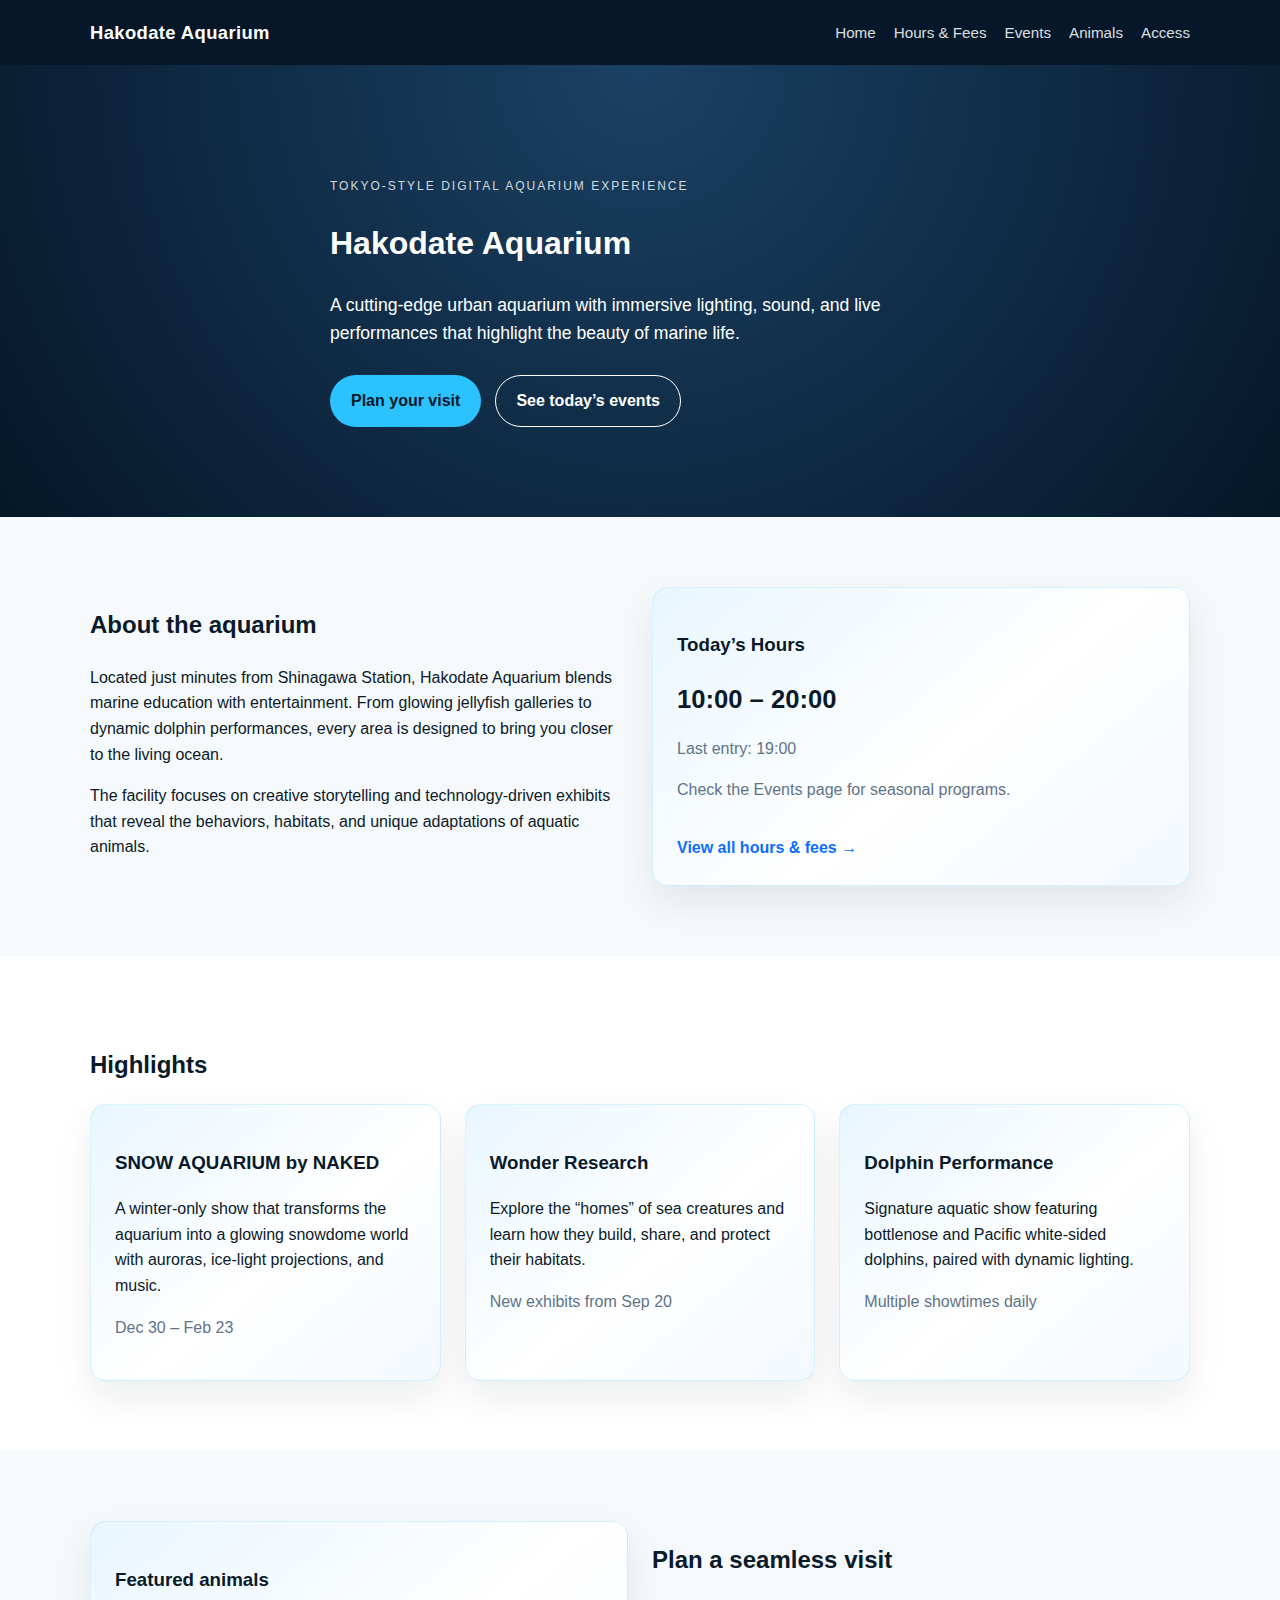
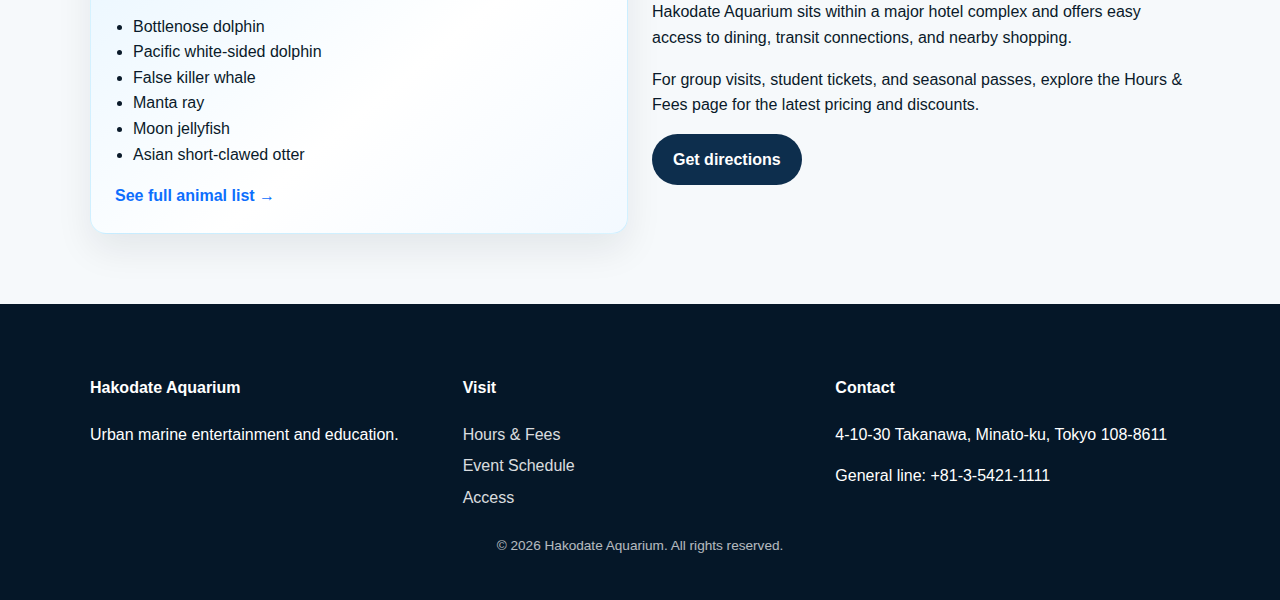
<file: index.html>
<!DOCTYPE html>
<html lang="en">

    <head>
        <meta charset="UTF-8" />
        <meta name="viewport" content="width=device-width, initial-scale=1.0" />
        <title>Hakodate Aquarium | Urban Marine Experience</title>
        <link rel="stylesheet" href="assets/styles.css" />
    </head>

    <body>
        <header class="site-header">
            <div class="container header-inner">
                <a class="logo" href="index.html">Hakodate Aquarium</a>
                <nav class="nav">
                    <a href="index.html">Home</a>
                    <a href="hours.html">Hours & Fees</a>
                    <a href="events.html">Events</a>
                    <a href="animals.html">Animals</a>
                    <a href="access.html">Access</a>
                </nav>
            </div>
        </header>

        <main>
            <section class="hero">
                <div class="container hero-content">
                    <p class="eyebrow">Tokyo-style digital aquarium experience</p>
                    <h1>Hakodate Aquarium</h1>
                    <p class="lead">
                        A cutting-edge urban aquarium with immersive lighting, sound, and live
                        performances that highlight the beauty of marine life.
                    </p>
                    <div class="hero-actions">
                        <a class="btn primary" href="hours.html">Plan your visit</a>
                        <a class="btn ghost" href="events.html">See today’s events</a>
                    </div>
                </div>
            </section>

            <section class="section">
                <div class="container grid two">
                    <div>
                        <h2>About the aquarium</h2>
                        <p>
                            Located just minutes from Shinagawa Station, Hakodate Aquarium blends
                            marine education with entertainment. From glowing jellyfish galleries
                            to dynamic dolphin performances, every area is designed to bring you
                            closer to the living ocean.
                        </p>
                        <p>
                            The facility focuses on creative storytelling and technology-driven
                            exhibits that reveal the behaviors, habitats, and unique adaptations
                            of aquatic animals.
                        </p>
                    </div>
                    <div class="card">
                        <h3>Today’s Hours</h3>
                        <p class="big">10:00 – 20:00</p>
                        <p class="muted">Last entry: 19:00</p>
                        <p class="muted">Check the Events page for seasonal programs.</p>
                        <a class="text-link" href="hours.html">View all hours & fees →</a>
                    </div>
                </div>
            </section>

            <section class="section alt">
                <div class="container">
                    <h2>Highlights</h2>
                    <div class="grid three">
                        <article class="card">
                            <h3>SNOW AQUARIUM by NAKED</h3>
                            <p>
                                A winter-only show that transforms the aquarium into a glowing
                                snowdome world with auroras, ice-light projections, and music.
                            </p>
                            <p class="muted">Dec 30 – Feb 23</p>
                        </article>
                        <article class="card">
                            <h3>Wonder Research</h3>
                            <p>
                                Explore the “homes” of sea creatures and learn how they build,
                                share, and protect their habitats.
                            </p>
                            <p class="muted">New exhibits from Sep 20</p>
                        </article>
                        <article class="card">
                            <h3>Dolphin Performance</h3>
                            <p>
                                Signature aquatic show featuring bottlenose and Pacific
                                white-sided dolphins, paired with dynamic lighting.
                            </p>
                            <p class="muted">Multiple showtimes daily</p>
                        </article>
                    </div>
                </div>
            </section>

            <section class="section">
                <div class="container grid two">
                    <div class="card">
                        <h3>Featured animals</h3>
                        <ul class="list">
                            <li>Bottlenose dolphin</li>
                            <li>Pacific white-sided dolphin</li>
                            <li>False killer whale</li>
                            <li>Manta ray</li>
                            <li>Moon jellyfish</li>
                            <li>Asian short-clawed otter</li>
                        </ul>
                        <a class="text-link" href="animals.html">See full animal list →</a>
                    </div>
                    <div>
                        <h2>Plan a seamless visit</h2>
                        <p>
                            Hakodate Aquarium sits within a major hotel complex and offers easy
                            access to dining, transit connections, and nearby shopping.
                        </p>
                        <p>
                            For group visits, student tickets, and seasonal passes, explore the
                            Hours & Fees page for the latest pricing and discounts.
                        </p>
                        <a class="btn secondary" href="access.html">Get directions</a>
                    </div>
                </div>
            </section>
        </main>

        <footer class="site-footer">
            <div class="container footer-grid">
                <div>
                    <h4>Hakodate Aquarium</h4>
                    <p>Urban marine entertainment and education.</p>
                </div>
                <div>
                    <h4>Visit</h4>
                    <a href="hours.html">Hours & Fees</a>
                    <a href="events.html">Event Schedule</a>
                    <a href="access.html">Access</a>
                </div>
                <div>
                    <h4>Contact</h4>
                    <p>4-10-30 Takanawa, Minato-ku, Tokyo 108-8611</p>
                    <p>General line: +81-3-5421-1111</p>
                </div>
            </div>
            <p class="copyright">© 2026 Hakodate Aquarium. All rights reserved.</p>
        </footer>
    </body>

</html>
</file>
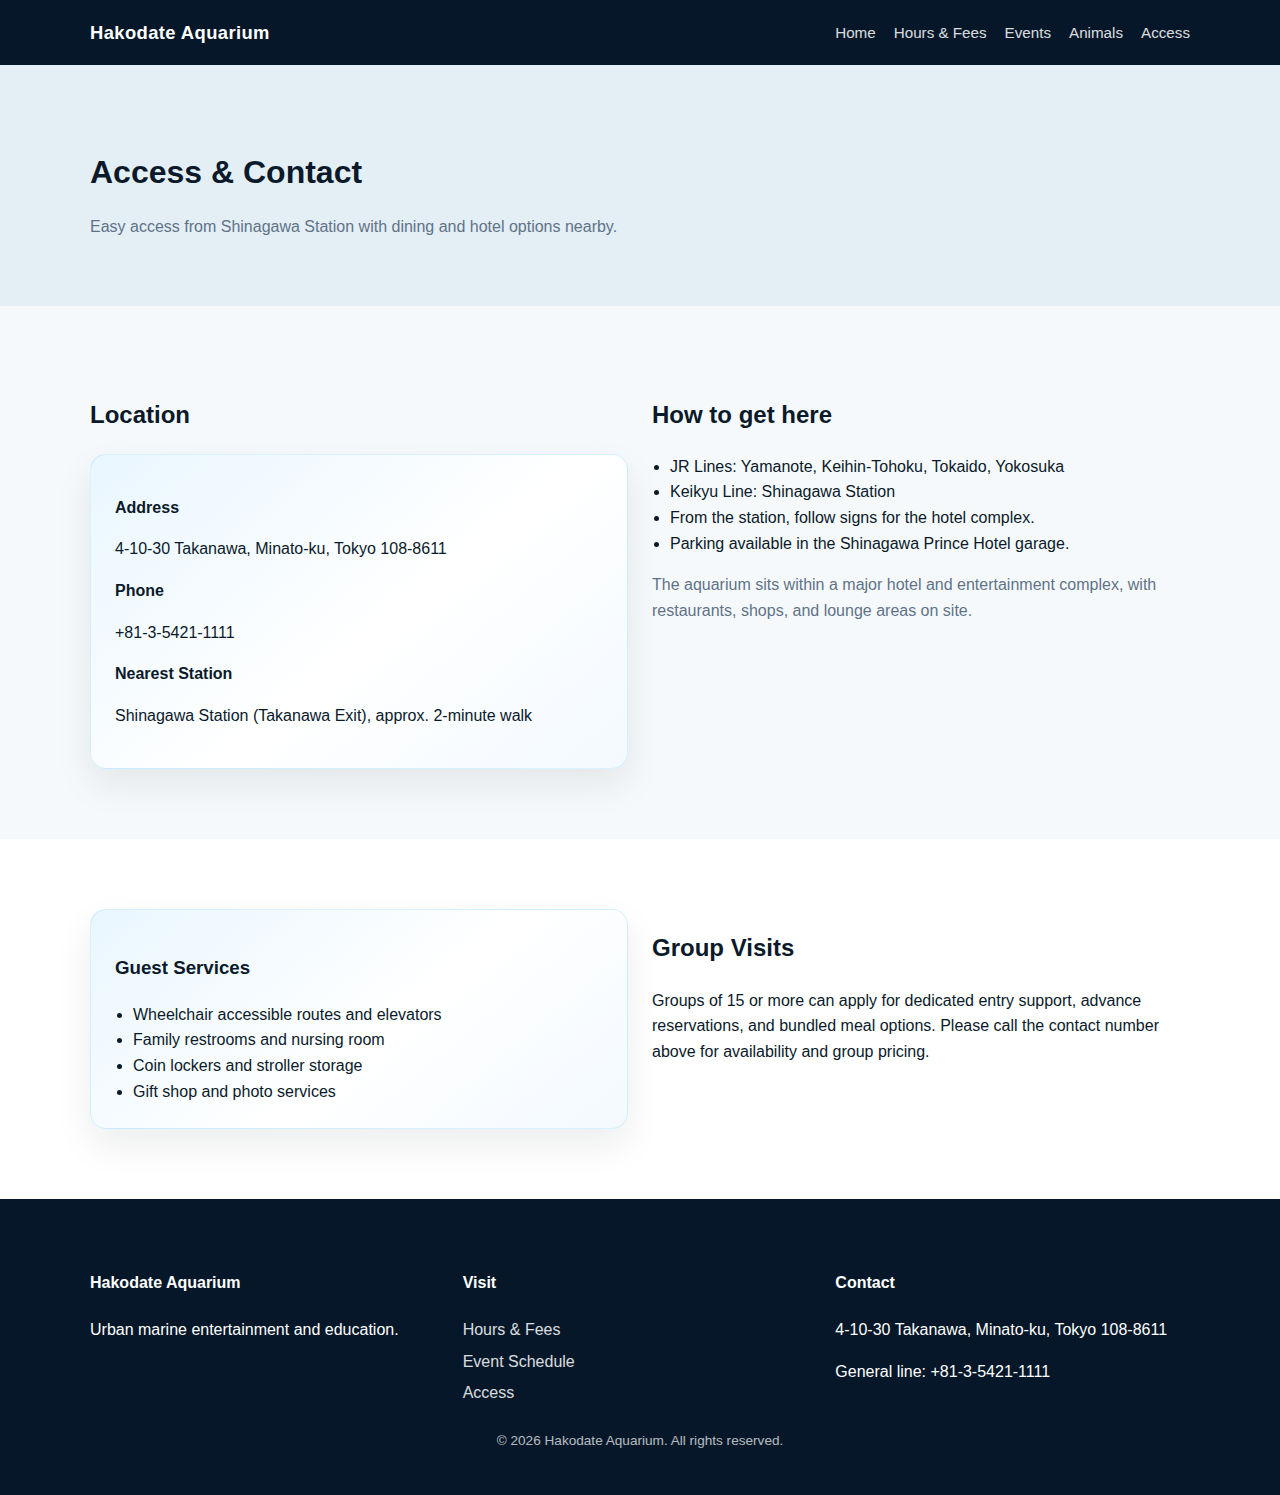
<file: access.html>
<!DOCTYPE html>
<html lang="en">
  <head>
    <meta charset="UTF-8" />
    <meta name="viewport" content="width=device-width, initial-scale=1.0" />
    <title>Access | Hakodate Aquarium</title>
    <link rel="stylesheet" href="assets/styles.css" />
  </head>
  <body>
    <header class="site-header">
      <div class="container header-inner">
        <a class="logo" href="index.html">Hakodate Aquarium</a>
        <nav class="nav">
          <a href="index.html">Home</a>
          <a href="hours.html">Hours & Fees</a>
          <a href="events.html">Events</a>
          <a href="animals.html">Animals</a>
          <a href="access.html">Access</a>
        </nav>
      </div>
    </header>

    <main>
      <section class="page-hero">
        <div class="container">
          <h1>Access & Contact</h1>
          <p class="muted">
            Easy access from Shinagawa Station with dining and hotel options nearby.
          </p>
        </div>
      </section>

      <section class="section">
        <div class="container grid two">
          <div>
            <h2>Location</h2>
            <div class="card">
              <p><strong>Address</strong></p>
              <p>4-10-30 Takanawa, Minato-ku, Tokyo 108-8611</p>
              <p><strong>Phone</strong></p>
              <p>+81-3-5421-1111</p>
              <p><strong>Nearest Station</strong></p>
              <p>Shinagawa Station (Takanawa Exit), approx. 2-minute walk</p>
            </div>
          </div>
          <div>
            <h2>How to get here</h2>
            <ul class="list">
              <li>JR Lines: Yamanote, Keihin-Tohoku, Tokaido, Yokosuka</li>
              <li>Keikyu Line: Shinagawa Station</li>
              <li>From the station, follow signs for the hotel complex.</li>
              <li>Parking available in the Shinagawa Prince Hotel garage.</li>
            </ul>
            <p class="muted">
              The aquarium sits within a major hotel and entertainment complex,
              with restaurants, shops, and lounge areas on site.
            </p>
          </div>
        </div>
      </section>

      <section class="section alt">
        <div class="container grid two">
          <div class="card">
            <h3>Guest Services</h3>
            <ul class="list">
              <li>Wheelchair accessible routes and elevators</li>
              <li>Family restrooms and nursing room</li>
              <li>Coin lockers and stroller storage</li>
              <li>Gift shop and photo services</li>
            </ul>
          </div>
          <div>
            <h2>Group Visits</h2>
            <p>
              Groups of 15 or more can apply for dedicated entry support, advance
              reservations, and bundled meal options. Please call the contact
              number above for availability and group pricing.
            </p>
          </div>
        </div>
      </section>
    </main>

    <footer class="site-footer">
      <div class="container footer-grid">
        <div>
          <h4>Hakodate Aquarium</h4>
          <p>Urban marine entertainment and education.</p>
        </div>
        <div>
          <h4>Visit</h4>
          <a href="hours.html">Hours & Fees</a>
          <a href="events.html">Event Schedule</a>
          <a href="access.html">Access</a>
        </div>
        <div>
          <h4>Contact</h4>
          <p>4-10-30 Takanawa, Minato-ku, Tokyo 108-8611</p>
          <p>General line: +81-3-5421-1111</p>
        </div>
      </div>
      <p class="copyright">© 2026 Hakodate Aquarium. All rights reserved.</p>
    </footer>
  </body>
</html>
</file>
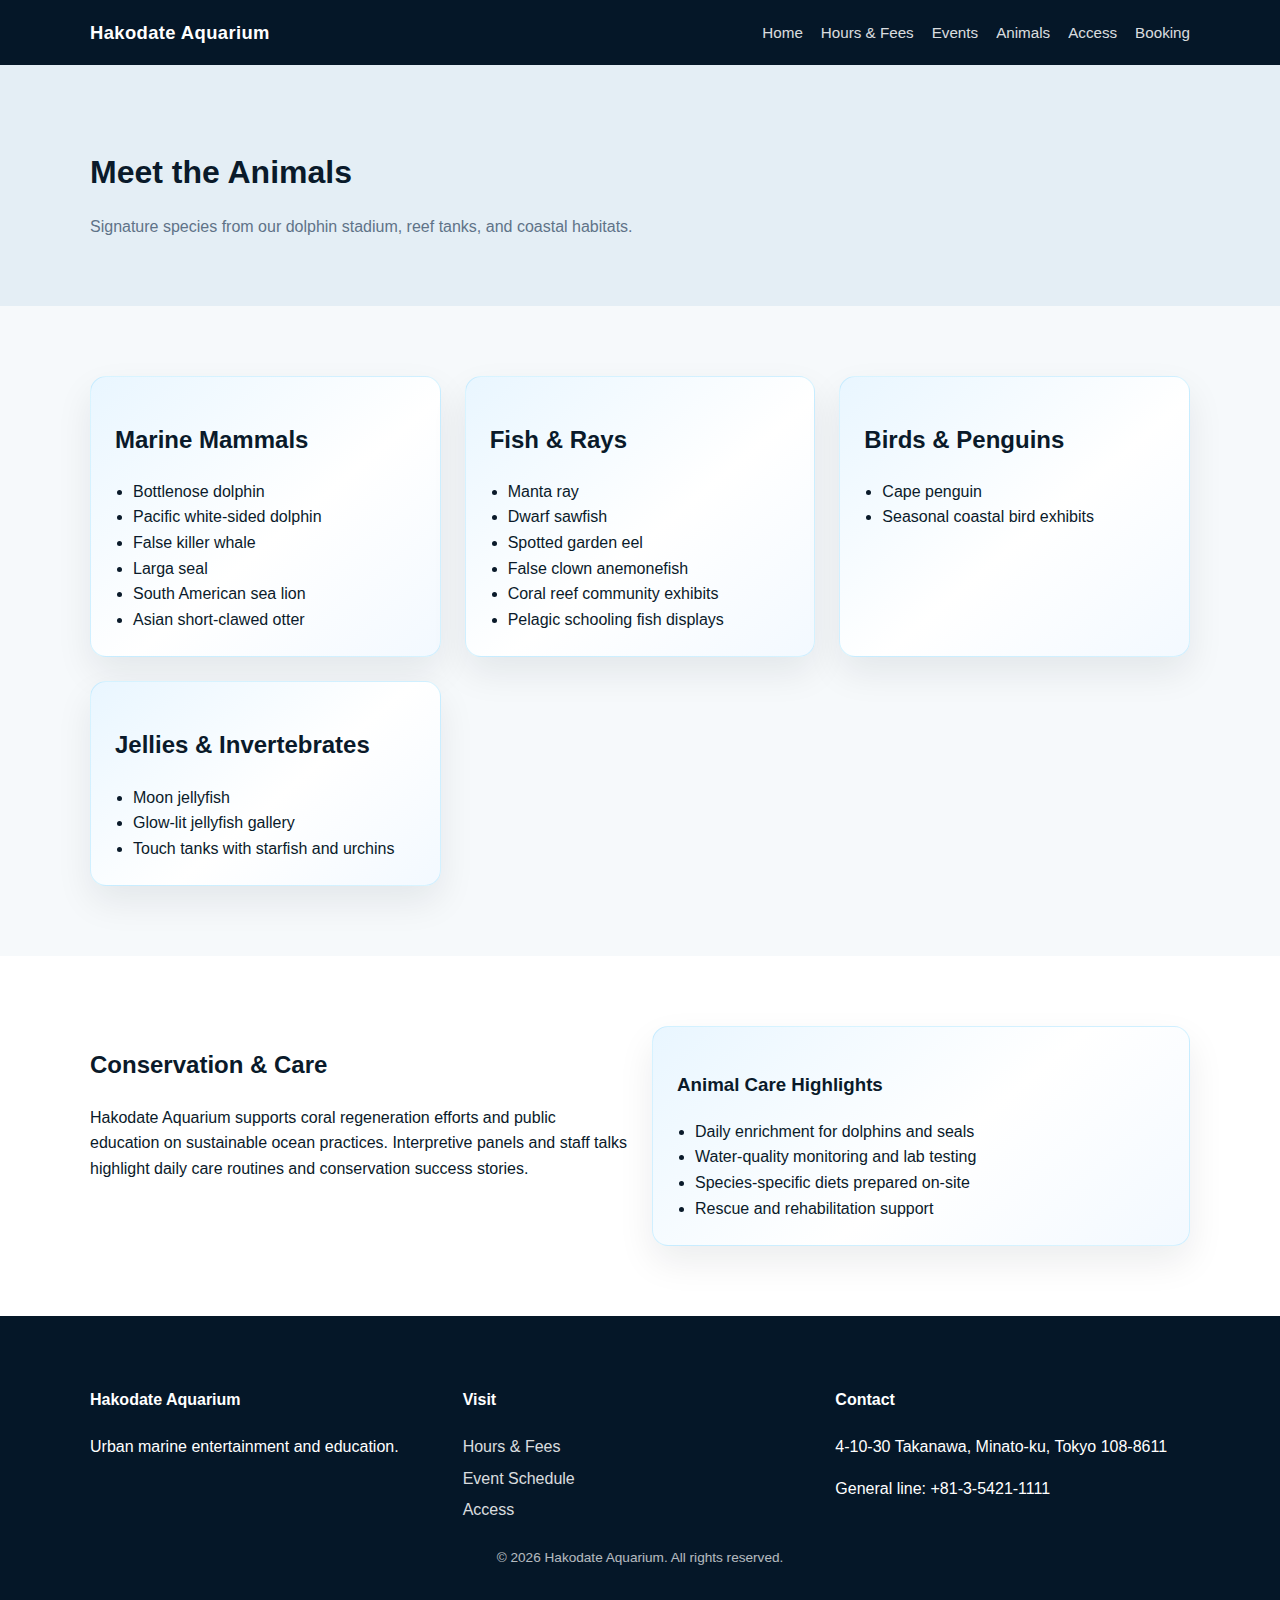
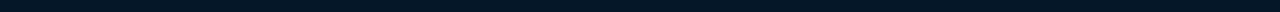
<file: animals.html>
<!DOCTYPE html>
<html lang="en">

  <head>
    <meta charset="UTF-8" />
    <meta name="viewport" content="width=device-width, initial-scale=1.0" />
    <title>Animals | Hakodate Aquarium</title>
    <link rel="stylesheet" href="assets/styles.css" />
  </head>

  <body>
    <header class="site-header">
      <div class="container header-inner">
        <a class="logo" href="index.html">Hakodate Aquarium</a>
        <nav class="nav">
          <a href="index.html">Home</a>
          <a href="hours.html">Hours & Fees</a>
          <a href="events.html">Events</a>
          <a href="animals.html">Animals</a>
          <a href="access.html">Access</a>
          <a href="booking.html">Booking</a>
        </nav>
      </div>
    </header>

    <main>
      <section class="page-hero">
        <div class="container">
          <h1>Meet the Animals</h1>
          <p class="muted">
            Signature species from our dolphin stadium, reef tanks, and coastal
            habitats.
          </p>
        </div>
      </section>

      <section class="section">
        <div class="container grid two">
          <div class="card">
            <h2>Marine Mammals</h2>
            <ul class="list">
              <li>Bottlenose dolphin</li>
              <li>Pacific white-sided dolphin</li>
              <li>False killer whale</li>
              <li>Larga seal</li>
              <li>South American sea lion</li>
              <li>Asian short-clawed otter</li>
            </ul>
          </div>
          <div class="card">
            <h2>Fish & Rays</h2>
            <ul class="list">
              <li>Manta ray</li>
              <li>Dwarf sawfish</li>
              <li>Spotted garden eel</li>
              <li>False clown anemonefish</li>
              <li>Coral reef community exhibits</li>
              <li>Pelagic schooling fish displays</li>
            </ul>
          </div>
          <div class="card">
            <h2>Birds & Penguins</h2>
            <ul class="list">
              <li>Cape penguin</li>
              <li>Seasonal coastal bird exhibits</li>
            </ul>
          </div>
          <div class="card">
            <h2>Jellies & Invertebrates</h2>
            <ul class="list">
              <li>Moon jellyfish</li>
              <li>Glow-lit jellyfish gallery</li>
              <li>Touch tanks with starfish and urchins</li>
            </ul>
          </div>
        </div>
      </section>

      <section class="section alt">
        <div class="container grid two">
          <div>
            <h2>Conservation & Care</h2>
            <p>
              Hakodate Aquarium supports coral regeneration efforts and public
              education on sustainable ocean practices. Interpretive panels and
              staff talks highlight daily care routines and conservation success
              stories.
            </p>
          </div>
          <div class="card">
            <h3>Animal Care Highlights</h3>
            <ul class="list">
              <li>Daily enrichment for dolphins and seals</li>
              <li>Water-quality monitoring and lab testing</li>
              <li>Species-specific diets prepared on-site</li>
              <li>Rescue and rehabilitation support</li>
            </ul>
          </div>
        </div>
      </section>
    </main>

    <footer class="site-footer">
      <div class="container footer-grid">
        <div>
          <h4>Hakodate Aquarium</h4>
          <p>Urban marine entertainment and education.</p>
        </div>
        <div>
          <h4>Visit</h4>
          <a href="hours.html">Hours & Fees</a>
          <a href="events.html">Event Schedule</a>
          <a href="access.html">Access</a>
        </div>
        <div>
          <h4>Contact</h4>
          <p>4-10-30 Takanawa, Minato-ku, Tokyo 108-8611</p>
          <p>General line: +81-3-5421-1111</p>
        </div>
      </div>
      <p class="copyright">© 2026 Hakodate Aquarium. All rights reserved.</p>
    </footer>
  </body>

</html>
</file>
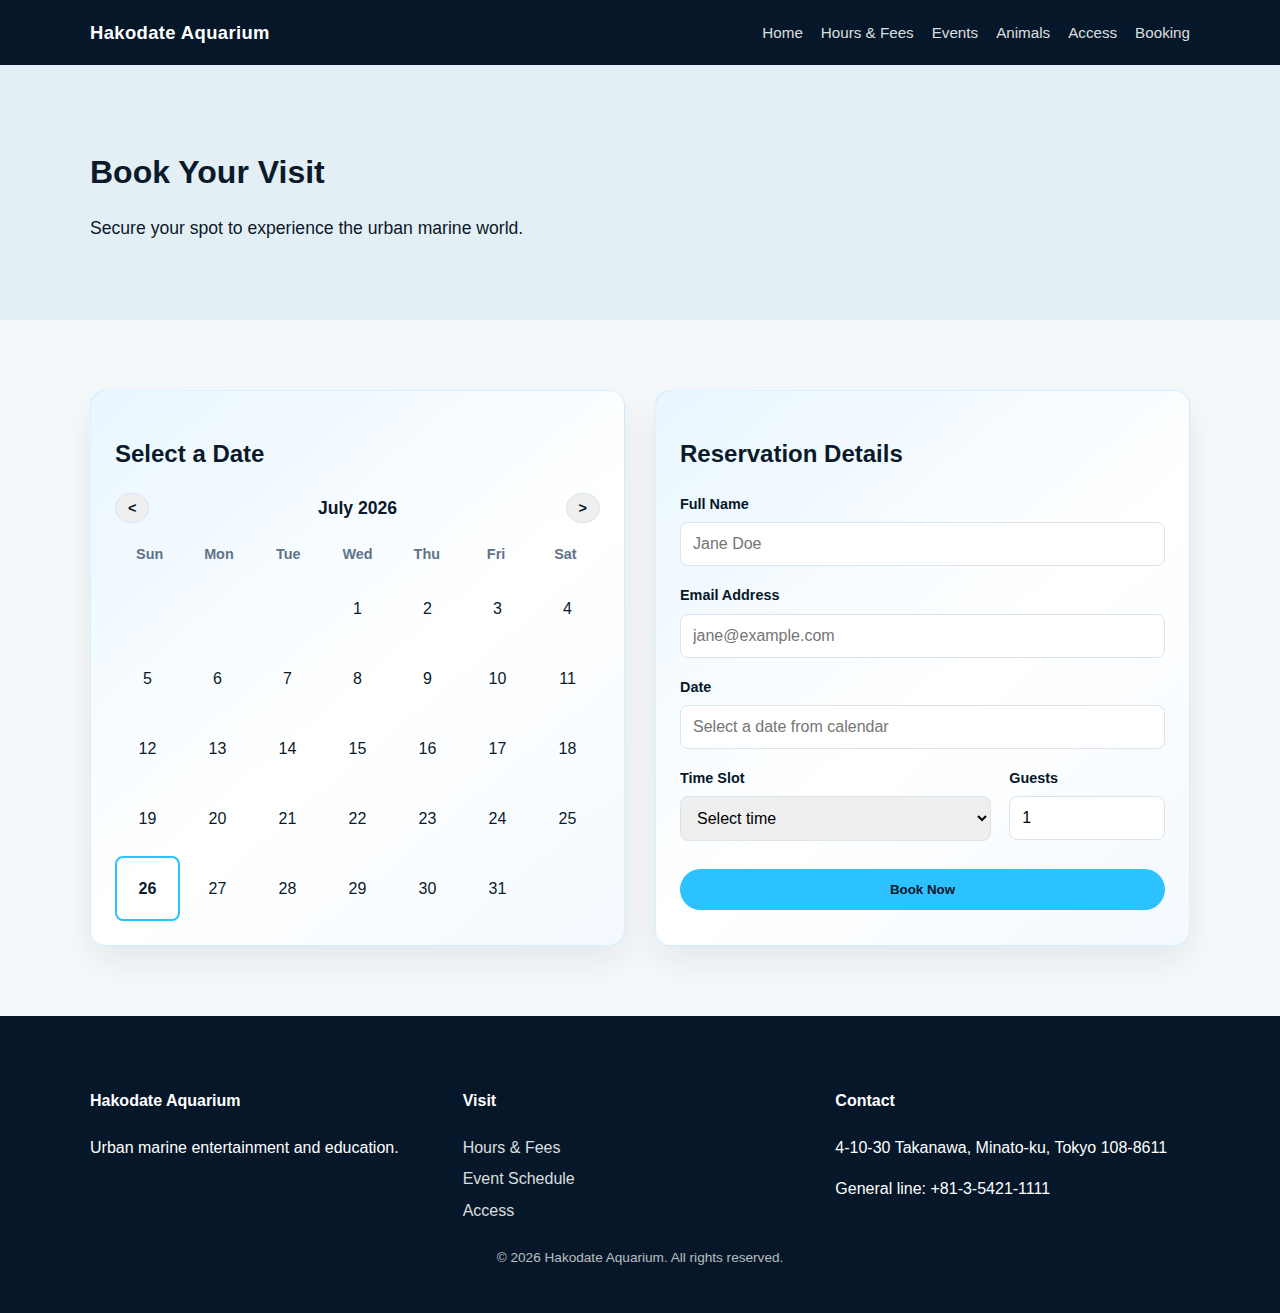
<file: booking.html>
<!DOCTYPE html>
<html lang="en">

<head>
    <meta charset="UTF-8" />
    <meta name="viewport" content="width=device-width, initial-scale=1.0" />
    <title>Book Your Visit | Hakodate Aquarium</title>
    <link rel="stylesheet" href="assets/styles.css" />
</head>

<body>
    <header class="site-header">
        <div class="container header-inner">
            <a class="logo" href="index.html">Hakodate Aquarium</a>
            <nav class="nav">
                <a href="index.html">Home</a>
                <a href="hours.html">Hours & Fees</a>
                <a href="events.html">Events</a>
                <a href="animals.html">Animals</a>
                <a href="access.html">Access</a>
                <a href="booking.html" aria-current="page">Booking</a>
            </nav>
        </div>
    </header>

    <main>
        <section class="page-hero">
            <div class="container">
                <h1>Book Your Visit</h1>
                <p class="lead">Secure your spot to experience the urban marine world.</p>
            </div>
        </section>

        <section class="section">
            <div class="container booking-grid">
                <!-- Calendar Section -->
                <div class="card calendar-card">
                    <h2>Select a Date</h2>
                    <div class="calendar" id="calendar">
                        <div class="calendar-header">
                            <button id="prevMonth" class="btn ghost small">&lt;</button>
                            <span id="monthYear"></span>
                            <button id="nextMonth" class="btn ghost small">&gt;</button>
                        </div>
                        <div class="calendar-days">
                            <span>Sun</span><span>Mon</span><span>Tue</span><span>Wed</span><span>Thu</span><span>Fri</span><span>Sat</span>
                        </div>
                        <div class="calendar-grid" id="calendarGrid">
                            <!-- Days generated by JS -->
                        </div>
                    </div>
                </div>

                <!-- Reservation Form Section -->
                <div class="card booking-form-card">
                    <h2>Reservation Details</h2>
                    <form id="bookingForm" class="booking-form">
                        <div class="form-group">
                            <label for="name">Full Name</label>
                            <input type="text" id="name" required placeholder="Jane Doe">
                        </div>
                        <div class="form-group">
                            <label for="email">Email Address</label>
                            <input type="email" id="email" required placeholder="jane@example.com">
                        </div>
                        <div class="form-group">
                            <label for="date">Date</label>
                            <input type="text" id="date" readonly placeholder="Select a date from calendar" required>
                        </div>
                        <div class="form-row">
                            <div class="form-group">
                                <label for="time">Time Slot</label>
                                <select id="time" required>
                                    <option value="" disabled selected>Select time</option>
                                    <option value="10:00">10:00 - 12:00</option>
                                    <option value="12:00">12:00 - 14:00</option>
                                    <option value="14:00">14:00 - 16:00</option>
                                    <option value="16:00">16:00 - 18:00</option>
                                    <option value="18:00">18:00 - 20:00</option>
                                </select>
                            </div>
                            <div class="form-group">
                                <label for="guests">Guests</label>
                                <input type="number" id="guests" min="1" max="10" value="1" required>
                            </div>
                        </div>
                        <button type="submit" class="btn primary full-width">Book Now</button>
                    </form>
                </div>
            </div>
        </section>
    </main>

    <footer class="site-footer">
        <div class="container footer-grid">
            <div>
                <h4>Hakodate Aquarium</h4>
                <p>Urban marine entertainment and education.</p>
            </div>
            <div>
                <h4>Visit</h4>
                <a href="hours.html">Hours & Fees</a>
                <a href="events.html">Event Schedule</a>
                <a href="access.html">Access</a>
            </div>
            <div>
                <h4>Contact</h4>
                <p>4-10-30 Takanawa, Minato-ku, Tokyo 108-8611</p>
                <p>General line: +81-3-5421-1111</p>
            </div>
        </div>
        <p class="copyright">© 2026 Hakodate Aquarium. All rights reserved.</p>
    </footer>

    <script>
        document.addEventListener('DOMContentLoaded', () => {
            const calendarGrid = document.getElementById('calendarGrid');
            const monthYearInfo = document.getElementById('monthYear');
            const prevMonthBtn = document.getElementById('prevMonth');
            const nextMonthBtn = document.getElementById('nextMonth');
            const dateInput = document.getElementById('date');
            const bookingForm = document.getElementById('bookingForm');

            let currentDate = new Date();
            let selectedDate = null;

            function renderCalendar() {
                const year = currentDate.getFullYear();
                const month = currentDate.getMonth();

                monthYearInfo.textContent = new Date(year, month).toLocaleString('default', { month: 'long', year: 'numeric' });

                calendarGrid.innerHTML = '';

                const firstDay = new Date(year, month, 1).getDay();
                const daysInMonth = new Date(year, month + 1, 0).getDate();

                // Empty slots for previous month
                for (let i = 0; i < firstDay; i++) {
                    const emptyDiv = document.createElement('div');
                    calendarGrid.appendChild(emptyDiv);
                }

                // Days of current month
                for (let i = 1; i <= daysInMonth; i++) {
                    const dayDiv = document.createElement('div');
                    dayDiv.textContent = i;
                    dayDiv.classList.add('day');
                    
                    const dateString = `${year}-${String(month + 1).padStart(2, '0')}-${String(i).padStart(2, '0')}`;
                    
                    // Highlight today
                    const today = new Date();
                    if (year === today.getFullYear() && month === today.getMonth() && i === today.getDate()) {
                        dayDiv.classList.add('today');
                    }

                    // Highlight selected
                    if (selectedDate === dateString) {
                         dayDiv.classList.add('selected');
                    }

                    dayDiv.addEventListener('click', () => {
                        selectedDate = dateString;
                        dateInput.value = selectedDate;
                        renderCalendar(); // Re-render to update selected class
                    });

                    calendarGrid.appendChild(dayDiv);
                }
            }

            prevMonthBtn.addEventListener('click', () => {
                currentDate.setMonth(currentDate.getMonth() - 1);
                renderCalendar();
            });

            nextMonthBtn.addEventListener('click', () => {
                currentDate.setMonth(currentDate.getMonth() + 1);
                renderCalendar();
            });

            bookingForm.addEventListener('submit', (e) => {
                e.preventDefault();
                const formData = new FormData(bookingForm);
                // Mock submission
                alert(`Booking Successful!\n\nName: ${document.getElementById('name').value}\nDate: ${selectedDate}\nTime: ${document.getElementById('time').value}\nGuests: ${document.getElementById('guests').value}`);
                bookingForm.reset();
                selectedDate = null;
                dateInput.value = '';
                renderCalendar();
            });

            renderCalendar();
        });
    </script>
</body>

</html>
</file>
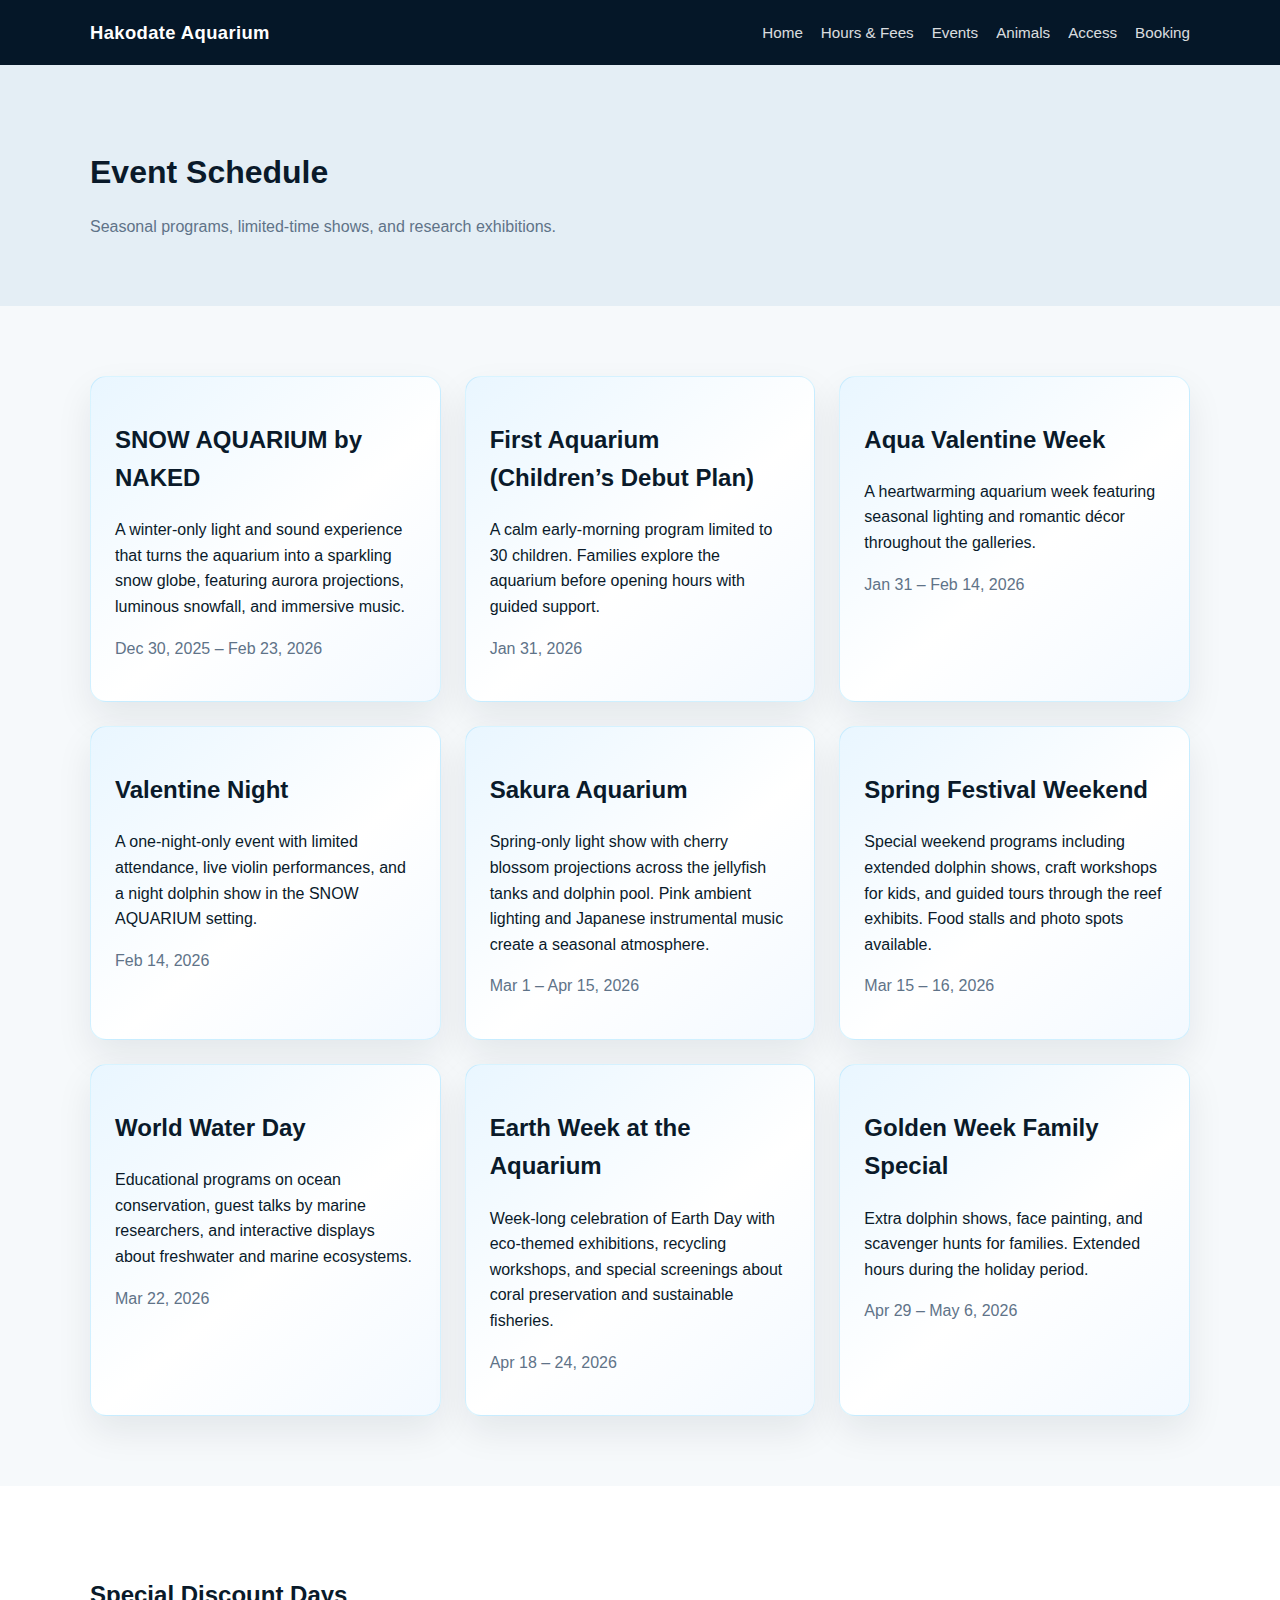
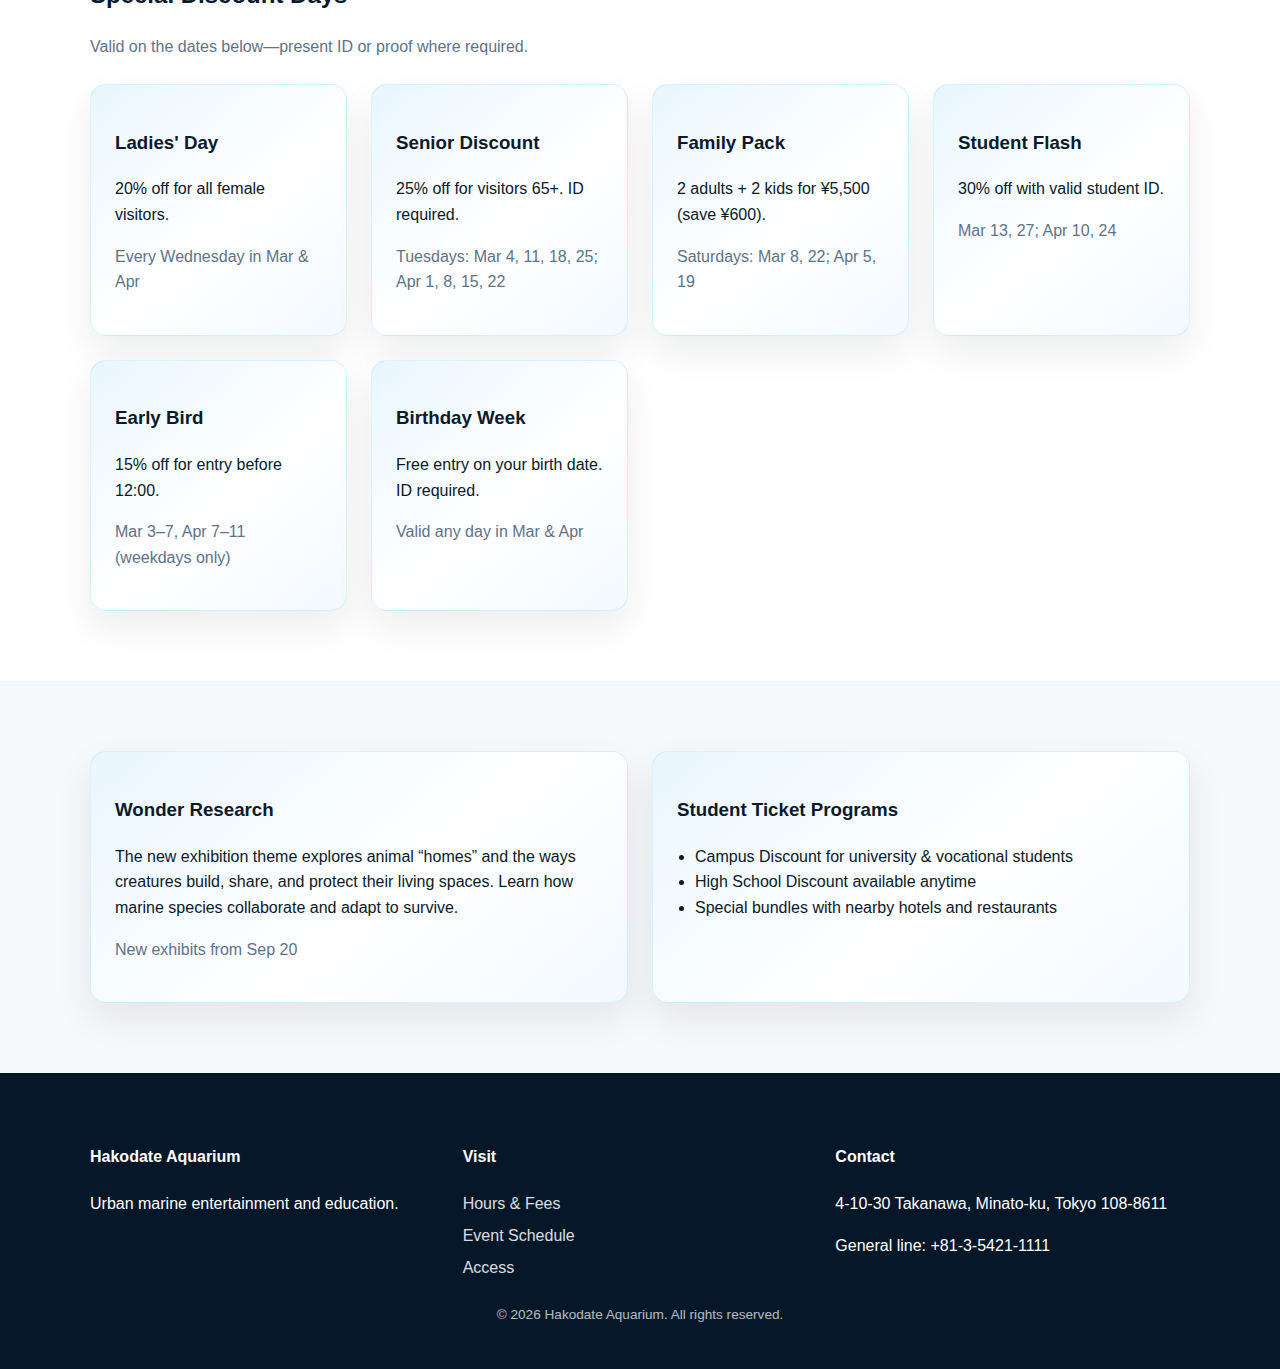
<file: events.html>
<!DOCTYPE html>
<html lang="en">

    <head>
        <meta charset="UTF-8" />
        <meta name="viewport" content="width=device-width, initial-scale=1.0" />
        <title>Events | Hakodate Aquarium</title>
        <link rel="stylesheet" href="assets/styles.css" />
    </head>

    <body>
        <header class="site-header">
            <div class="container header-inner">
                <a class="logo" href="index.html">Hakodate Aquarium</a>
                <nav class="nav">
                    <a href="index.html">Home</a>
                    <a href="hours.html">Hours & Fees</a>
                    <a href="events.html">Events</a>
                    <a href="animals.html">Animals</a>
                    <a href="access.html">Access</a>
                    <a href="booking.html">Booking</a>
                </nav>
            </div>
        </header>

        <main>
            <section class="page-hero">
                <div class="container">
                    <h1>Event Schedule</h1>
                    <p class="muted">
                        Seasonal programs, limited-time shows, and research exhibitions.
                    </p>
                </div>
            </section>

            <section class="section">
                <div class="container grid two">
                    <article class="card">
                        <h2>SNOW AQUARIUM by NAKED</h2>
                        <p>
                            A winter-only light and sound experience that turns the aquarium
                            into a sparkling snow globe, featuring aurora projections, luminous
                            snowfall, and immersive music.
                        </p>
                        <p class="muted">Dec 30, 2025 – Feb 23, 2026</p>
                    </article>
                    <article class="card">
                        <h2>First Aquarium (Children’s Debut Plan)</h2>
                        <p>
                            A calm early-morning program limited to 30 children. Families
                            explore the aquarium before opening hours with guided support.
                        </p>
                        <p class="muted">Jan 31, 2026</p>
                    </article>
                    <article class="card">
                        <h2>Aqua Valentine Week</h2>
                        <p>
                            A heartwarming aquarium week featuring seasonal lighting and
                            romantic décor throughout the galleries.
                        </p>
                        <p class="muted">Jan 31 – Feb 14, 2026</p>
                    </article>
                    <article class="card">
                        <h2>Valentine Night</h2>
                        <p>
                            A one-night-only event with limited attendance, live violin
                            performances, and a night dolphin show in the SNOW AQUARIUM setting.
                        </p>
                        <p class="muted">Feb 14, 2026</p>
                    </article>
                    <article class="card">
                        <h2>Sakura Aquarium</h2>
                        <p>
                            Spring-only light show with cherry blossom projections across the
                            jellyfish tanks and dolphin pool. Pink ambient lighting and
                            Japanese instrumental music create a seasonal atmosphere.
                        </p>
                        <p class="muted">Mar 1 – Apr 15, 2026</p>
                    </article>
                    <article class="card">
                        <h2>Spring Festival Weekend</h2>
                        <p>
                            Special weekend programs including extended dolphin shows, craft
                            workshops for kids, and guided tours through the reef exhibits.
                            Food stalls and photo spots available.
                        </p>
                        <p class="muted">Mar 15 – 16, 2026</p>
                    </article>
                    <article class="card">
                        <h2>World Water Day</h2>
                        <p>
                            Educational programs on ocean conservation, guest talks by marine
                            researchers, and interactive displays about freshwater and marine
                            ecosystems.
                        </p>
                        <p class="muted">Mar 22, 2026</p>
                    </article>
                    <article class="card">
                        <h2>Earth Week at the Aquarium</h2>
                        <p>
                            Week-long celebration of Earth Day with eco-themed exhibitions,
                            recycling workshops, and special screenings about coral
                            preservation and sustainable fisheries.
                        </p>
                        <p class="muted">Apr 18 – 24, 2026</p>
                    </article>
                    <article class="card">
                        <h2>Golden Week Family Special</h2>
                        <p>
                            Extra dolphin shows, face painting, and scavenger hunts for
                            families. Extended hours during the holiday period.
                        </p>
                        <p class="muted">Apr 29 – May 6, 2026</p>
                    </article>
                </div>
            </section>

            <section class="section alt">
                <div class="container">
                    <h2>Special Discount Days</h2>
                    <p class="muted">Valid on the dates below—present ID or proof where required.</p>
                    <div class="grid three" style="margin-top: 1.5rem;">
                        <div class="card">
                            <h3>Ladies' Day</h3>
                            <p>20% off for all female visitors.</p>
                            <p class="muted">Every Wednesday in Mar & Apr</p>
                        </div>
                        <div class="card">
                            <h3>Senior Discount</h3>
                            <p>25% off for visitors 65+. ID required.</p>
                            <p class="muted">Tuesdays: Mar 4, 11, 18, 25; Apr 1, 8, 15, 22</p>
                        </div>
                        <div class="card">
                            <h3>Family Pack</h3>
                            <p>2 adults + 2 kids for ¥5,500 (save ¥600).</p>
                            <p class="muted">Saturdays: Mar 8, 22; Apr 5, 19</p>
                        </div>
                        <div class="card">
                            <h3>Student Flash</h3>
                            <p>30% off with valid student ID.</p>
                            <p class="muted">Mar 13, 27; Apr 10, 24</p>
                        </div>
                        <div class="card">
                            <h3>Early Bird</h3>
                            <p>15% off for entry before 12:00.</p>
                            <p class="muted">Mar 3–7, Apr 7–11 (weekdays only)</p>
                        </div>
                        <div class="card">
                            <h3>Birthday Week</h3>
                            <p>Free entry on your birth date. ID required.</p>
                            <p class="muted">Valid any day in Mar & Apr</p>
                        </div>
                    </div>
                </div>
            </section>

            <section class="section">
                <div class="container grid two">
                    <div class="card">
                        <h3>Wonder Research</h3>
                        <p>
                            The new exhibition theme explores animal “homes” and the ways
                            creatures build, share, and protect their living spaces. Learn how
                            marine species collaborate and adapt to survive.
                        </p>
                        <p class="muted">New exhibits from Sep 20</p>
                    </div>
                    <div class="card">
                        <h3>Student Ticket Programs</h3>
                        <ul class="list">
                            <li>Campus Discount for university & vocational students</li>
                            <li>High School Discount available anytime</li>
                            <li>Special bundles with nearby hotels and restaurants</li>
                        </ul>
                    </div>
                </div>
            </section>
        </main>

        <footer class="site-footer">
            <div class="container footer-grid">
                <div>
                    <h4>Hakodate Aquarium</h4>
                    <p>Urban marine entertainment and education.</p>
                </div>
                <div>
                    <h4>Visit</h4>
                    <a href="hours.html">Hours & Fees</a>
                    <a href="events.html">Event Schedule</a>
                    <a href="access.html">Access</a>
                </div>
                <div>
                    <h4>Contact</h4>
                    <p>4-10-30 Takanawa, Minato-ku, Tokyo 108-8611</p>
                    <p>General line: +81-3-5421-1111</p>
                </div>
            </div>
            <p class="copyright">© 2026 Hakodate Aquarium. All rights reserved.</p>
        </footer>
    </body>

</html>
</file>
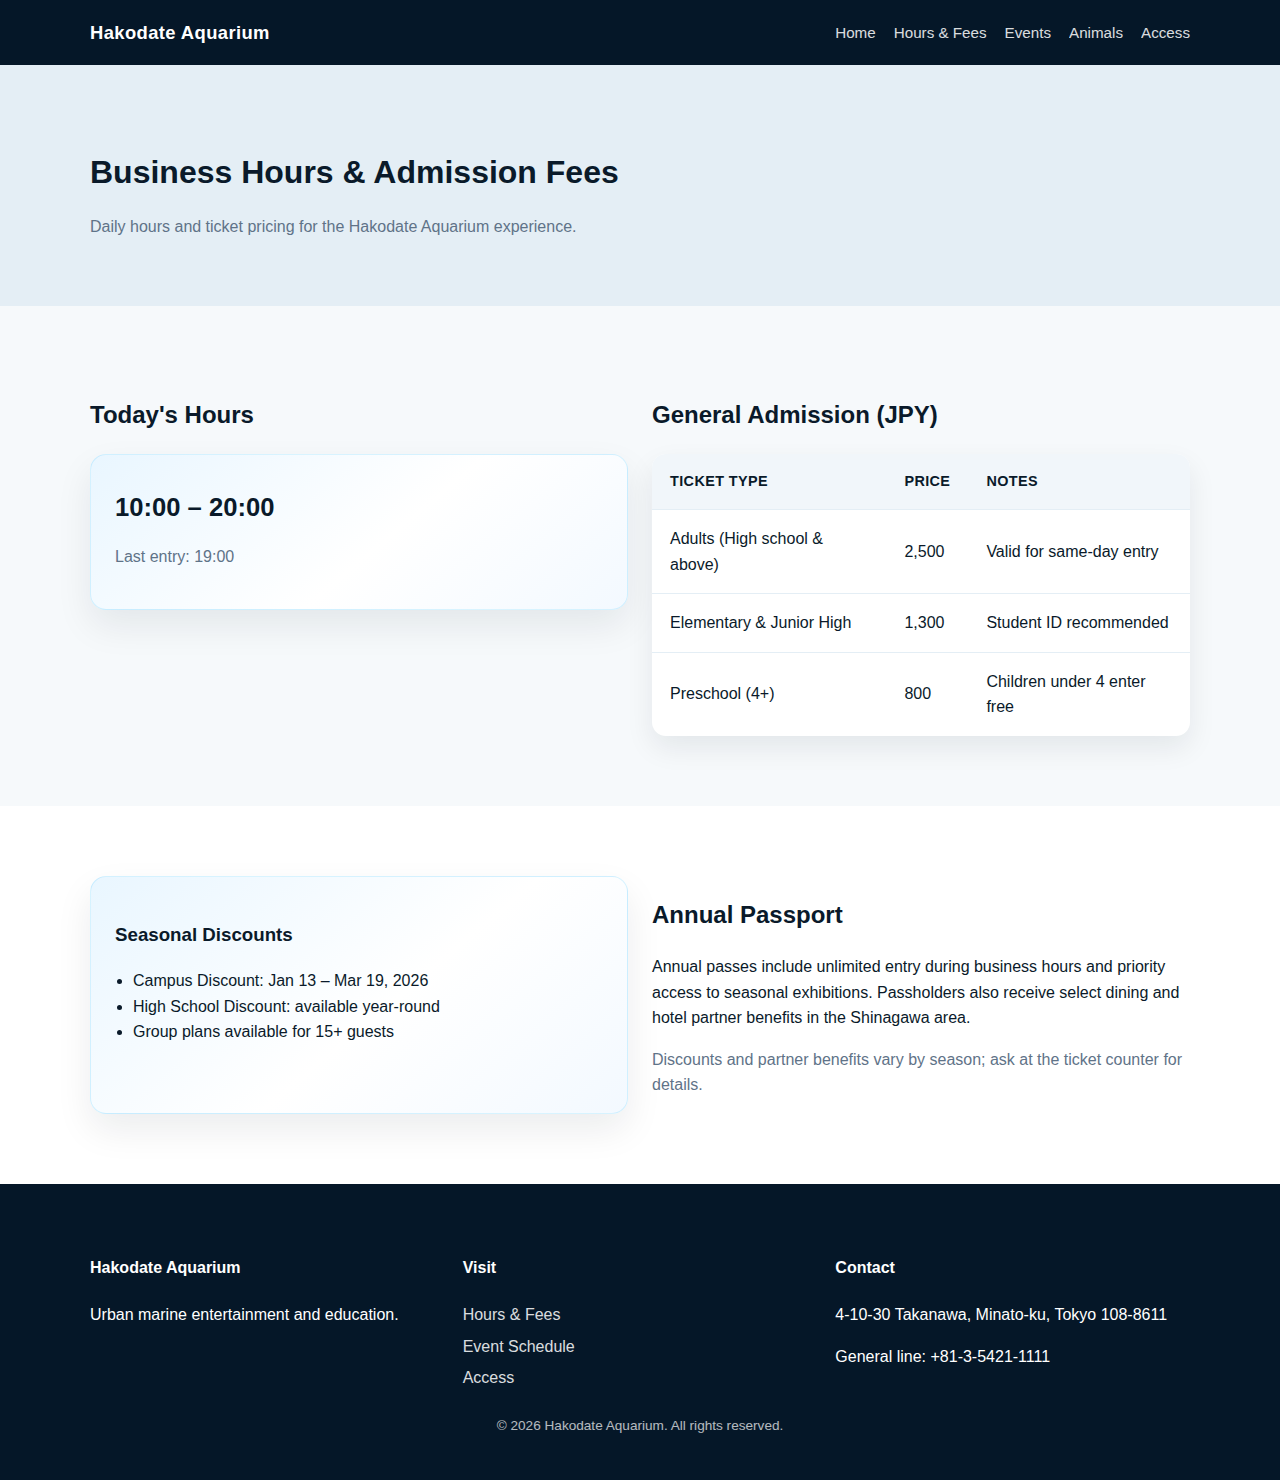
<file: hours.html>
<!DOCTYPE html>
<html lang="en">

    <head>
        <meta charset="UTF-8" />
        <meta name="viewport" content="width=device-width, initial-scale=1.0" />
        <title>Hours & Fees | Hakodate Aquarium</title>
        <link rel="stylesheet" href="assets/styles.css" />
    </head>

    <body>
        <header class="site-header">
            <div class="container header-inner">
                <a class="logo" href="index.html">Hakodate Aquarium</a>
                <nav class="nav">
                    <a href="index.html">Home</a>
                    <a href="hours.html">Hours & Fees</a>
                    <a href="events.html">Events</a>
                    <a href="animals.html">Animals</a>
                    <a href="access.html">Access</a>
                </nav>
            </div>
        </header>

        <main>
            <section class="page-hero">
                <div class="container">
                    <h1>Business Hours & Admission Fees</h1>
                    <p class="muted">
                        Daily hours and ticket pricing for the Hakodate Aquarium experience.
                    </p>
                </div>
            </section>

            <section class="section">
                <div class="container grid two">
                    <div>
                        <h2>Today's Hours</h2>
                        <div class="card">
                            <p class="big">10:00 – 20:00</p>
                            <p class="muted">Last entry: 19:00</p>
                        </div>
                    </div>
                    <div>
                        <h2>General Admission (JPY)</h2>
                        <table class="table">
                            <thead>
                                <tr>
                                    <th>Ticket Type</th>
                                    <th>Price</th>
                                    <th>Notes</th>
                                </tr>
                            </thead>
                            <tbody>
                                <tr>
                                    <td>Adults (High school & above)</td>
                                    <td>2,500</td>
                                    <td>Valid for same-day entry</td>
                                </tr>
                                <tr>
                                    <td>Elementary & Junior High</td>
                                    <td>1,300</td>
                                    <td>Student ID recommended</td>
                                </tr>
                                <tr>
                                    <td>Preschool (4+)</td>
                                    <td>800</td>
                                    <td>Children under 4 enter free</td>
                                </tr>
                            </tbody>
                        </table>
                    </div>
                </div>
            </section>

            <section class="section alt">
                <div class="container grid two">
                    <div class="card">
                        <h3>Seasonal Discounts</h3>
                        <ul class="list">
                            <li>Campus Discount: Jan 13 – Mar 19, 2026</li>
                            <li>High School Discount: available year-round</li>
                            <li>Group plans available for 15+ guests</li>
                        </ul>
                    </div>
                    <div>
                        <h2>Annual Passport</h2>
                        <p>
                            Annual passes include unlimited entry during business hours and
                            priority access to seasonal exhibitions. Passholders also receive
                            select dining and hotel partner benefits in the Shinagawa area.
                        </p>
                        <p class="muted">
                            Discounts and partner benefits vary by season; ask at the ticket
                            counter for details.
                        </p>
                    </div>
                </div>
            </section>
        </main>

        <footer class="site-footer">
            <div class="container footer-grid">
                <div>
                    <h4>Hakodate Aquarium</h4>
                    <p>Urban marine entertainment and education.</p>
                </div>
                <div>
                    <h4>Visit</h4>
                    <a href="hours.html">Hours & Fees</a>
                    <a href="events.html">Event Schedule</a>
                    <a href="access.html">Access</a>
                </div>
                <div>
                    <h4>Contact</h4>
                    <p>4-10-30 Takanawa, Minato-ku, Tokyo 108-8611</p>
                    <p>General line: +81-3-5421-1111</p>
                </div>
            </div>
            <p class="copyright">© 2026 Hakodate Aquarium. All rights reserved.</p>
        </footer>
    </body>

</html>
</file>
<file: assets/styles.css>
*,
*::before,
*::after {
  box-sizing: border-box;
}

body {
  margin: 0;
  font-family: "Segoe UI", Arial, sans-serif;
  color: #0a1a2a;
  background: #f6f9fb;
  line-height: 1.6;
}

a {
  color: inherit;
  text-decoration: none;
}

img {
  max-width: 100%;
  display: block;
}

.container {
  width: min(1100px, 92%);
  margin: 0 auto;
}

.site-header {
  background: #051728;
  color: #fff;
  position: sticky;
  top: 0;
  z-index: 10;
}

.header-inner {
  display: flex;
  align-items: center;
  justify-content: space-between;
  padding: 18px 0;
  gap: 16px;
}

.logo {
  font-weight: 700;
  font-size: 1.15rem;
  letter-spacing: 0.4px;
}

.nav {
  display: flex;
  gap: 18px;
  flex-wrap: wrap;
  font-size: 0.95rem;
}

.nav a {
  opacity: 0.85;
}

.nav a:hover,
.nav a:focus {
  opacity: 1;
}

.hero {
  background: radial-gradient(circle at top, #1b4164, #051728);
  color: #fff;
  padding: 100px 0 90px;
}

.hero-content {
  max-width: 620px;
}

.eyebrow {
  text-transform: uppercase;
  letter-spacing: 2px;
  font-size: 0.75rem;
  opacity: 0.8;
}

.lead {
  font-size: 1.1rem;
  margin: 16px 0 28px;
}

.hero-actions {
  display: flex;
  gap: 14px;
  flex-wrap: wrap;
}

.btn {
  display: inline-flex;
  align-items: center;
  justify-content: center;
  padding: 12px 20px;
  border-radius: 999px;
  font-weight: 600;
  border: 1px solid transparent;
}

.btn.primary {
  background: #2cc2ff;
  color: #051728;
}

.btn.secondary {
  background: #0d2e4d;
  color: #fff;
}

.btn.ghost {
  border-color: #fff;
  color: #fff;
}

.section {
  padding: 70px 0;
}

.section.alt {
  background: #ffffff;
}

.grid {
  display: grid;
  gap: 24px;
}

.grid.two {
  grid-template-columns: repeat(auto-fit, minmax(260px, 1fr));
}

.grid.three {
  grid-template-columns: repeat(auto-fit, minmax(220px, 1fr));
}

.card {
  background: linear-gradient(140deg, #e9f6ff 0%, #ffffff 55%, #f3f9ff 100%);
  padding: 24px;
  border-radius: 16px;
  box-shadow: 0 16px 36px rgba(5, 23, 40, 0.08);
  border: 1px solid rgba(44, 194, 255, 0.18);
}

.big {
  font-size: 1.6rem;
  font-weight: 700;
  margin: 8px 0;
}

.muted {
  color: #5f7388;
}

.list {
  padding-left: 18px;
  margin: 16px 0 0;
}

.text-link {
  color: #0d6efd;
  font-weight: 600;
  display: inline-block;
  margin-top: 16px;
}

.page-hero {
  background: #e4eef5;
  padding: 60px 0 50px;
}

.page-hero h1 {
  margin-bottom: 6px;
}

.table {
  width: 100%;
  border-collapse: collapse;
  overflow: hidden;
  border-radius: 14px;
  background: #fff;
  box-shadow: 0 12px 28px rgba(5, 23, 40, 0.08);
}

.table th,
.table td {
  padding: 16px 18px;
  text-align: left;
  border-bottom: 1px solid #e4eef5;
}

.table th {
  background: #f1f6fa;
  font-size: 0.9rem;
  letter-spacing: 0.4px;
  text-transform: uppercase;
}

.table tr:last-child td {
  border-bottom: none;
}

.site-footer {
  background: #051728;
  color: #fff;
  padding: 50px 0 30px;
}

.footer-grid {
  display: grid;
  gap: 18px;
  grid-template-columns: repeat(auto-fit, minmax(200px, 1fr));
  margin-bottom: 24px;
}

.footer-grid a {
  display: block;
  margin-top: 6px;
  opacity: 0.85;
}

.copyright {
  text-align: center;
  font-size: 0.85rem;
  opacity: 0.7;
}

@media (max-width: 720px) {
  .header-inner {
    flex-direction: column;
    align-items: flex-start;
  }

  .hero {
    padding: 70px 0;
  }
}

/* Booking Page Styles */

.booking-grid {
    display: grid;
    grid-template-columns: repeat(auto-fit, minmax(300px, 1fr));
    gap: 30px;
}

.calendar-card {
    min-height: 400px;
}

.calendar-header {
    display: flex;
    justify-content: space-between;
    align-items: center;
    margin-bottom: 20px;
    font-weight: 700;
    font-size: 1.1rem;
}

.calendar-days {
    display: grid;
    grid-template-columns: repeat(7, 1fr);
    text-align: center;
    font-weight: 600;
    font-size: 0.9rem;
    color: #5f7388;
    margin-bottom: 10px;
}

.calendar-grid {
    display: grid;
    grid-template-columns: repeat(7, 1fr);
    gap: 5px;
}

.day {
    aspect-ratio: 1;
    display: flex;
    align-items: center;
    justify-content: center;
    border-radius: 8px;
    cursor: pointer;
    transition: background 0.2s, color 0.2s;
}

.day:hover {
    background: #e4eef5;
}

.day.today {
    border: 2px solid #2cc2ff;
    font-weight: 700;
}

.day.selected {
    background: #0d6efd;
    color: #fff;
    font-weight: 700;
}

.btn.small {
    padding: 6px 12px;
    font-size: 0.9rem;
    color: #051728;
    border-color: #dbe4eb;
}

.booking-form {
    display: flex;
    flex-direction: column;
    gap: 18px;
}

.form-group {
    display: flex;
    flex-direction: column;
    gap: 6px;
}

.form-group label {
    font-weight: 600;
    font-size: 0.9rem;
    color: #051728;
}

.form-group input,
.form-group select {
    padding: 12px;
    border: 1px solid #dbe4eb;
    border-radius: 8px;
    font-family: inherit;
    font-size: 1rem;
    transition: border-color 0.2s;
}

.form-group input:focus,
.form-group select:focus {
    outline: none;
    border-color: #2cc2ff;
    box-shadow: 0 0 0 3px rgba(44, 194, 255, 0.2);
}

.form-row {
    display: grid;
    grid-template-columns: 2fr 1fr;
    gap: 18px;
}

.full-width {
    width: 100%;
    margin-top: 10px;
    cursor: pointer;
}
</file>
